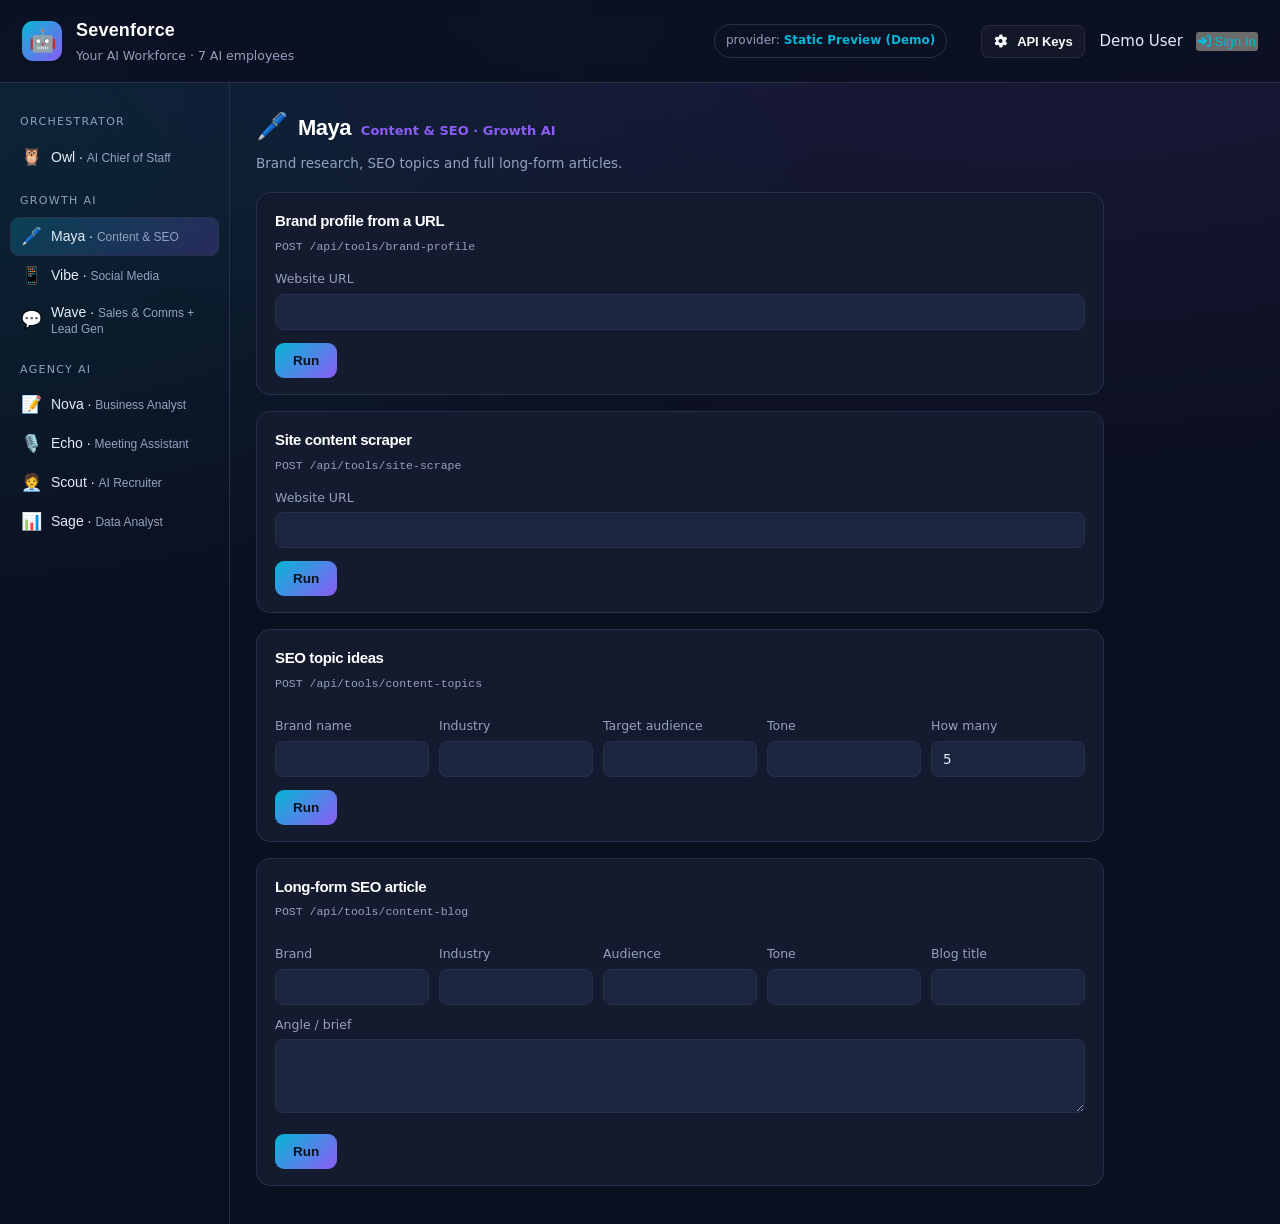
<file: backend/static/app.html>
<!doctype html>
<html lang="en">
<head>
<meta charset="utf-8">
<meta name="viewport" content="width=device-width, initial-scale=1">
<script>
  if (!localStorage.getItem('sevenforce_token')) {
    localStorage.setItem('sevenforce_token', 'demo_token');
    localStorage.setItem('sevenforce_offline_mode', '1');
    localStorage.setItem('sevenforce_offline_username', 'Demo User');
  }
</script>
<title>Sevenforce — AI Workforce Dashboard</title>
<link rel="stylesheet" href="https://cdnjs.cloudflare.com/ajax/libs/font-awesome/6.5.0/css/all.min.css">
<link rel="stylesheet" href="style.css?v=1.0.3">
<style>
  :root{--cy:#06b6d4;--vi:#8b5cf6;--bg:#0b1020;--panel:#141b2e;--panel2:#1b2540;--line:#26304d;--tx:#e5ecf7;--mut:#93a1bf;}
  *{box-sizing:border-box}
  body{margin:0;font-family:'Segoe UI',system-ui,-apple-system,sans-serif;background:
    radial-gradient(1200px 600px at 80% -10%,rgba(139,92,246,.15),transparent),
    radial-gradient(1000px 500px at -10% 10%,rgba(6,182,212,.13),transparent),var(--bg);color:var(--tx);min-height:100vh}
  a{color:var(--cy);text-decoration:none}
  header{display:flex;align-items:center;gap:14px;padding:16px 22px;border-bottom:1px solid var(--line);
    position:sticky;top:0;background:rgba(11,16,32,.85);backdrop-filter:blur(8px);z-index:5}
  .logo{width:40px;height:40px;border-radius:11px;background:linear-gradient(135deg,var(--cy),var(--vi));
    display:grid;place-items:center;font-size:22px}
  header h1{font-size:18px;margin:0;font-weight:800;letter-spacing:.2px}
  header .sub{color:var(--mut);font-size:12.5px}
  .prov{margin-left:auto;font-size:12px;color:var(--mut);border:1px solid var(--line);padding:6px 11px;border-radius:20px}
  .prov b{color:var(--cy)}
  .wrap{display:flex;gap:0;min-height:calc(100vh - 73px)}
  nav{width:230px;border-right:1px solid var(--line);padding:14px 10px;flex-shrink:0}
  nav .grp{font-size:11px;text-transform:uppercase;letter-spacing:.12em;color:var(--mut);margin:16px 10px 6px}
  nav button{display:flex;gap:9px;align-items:center;width:100%;text-align:left;background:none;border:0;color:var(--tx);
    padding:9px 11px;border-radius:9px;cursor:pointer;font-size:14px;transition:.15s}
  nav button:hover{background:var(--panel)}
  nav button.on{background:linear-gradient(135deg,rgba(6,182,212,.22),rgba(139,92,246,.22));box-shadow:inset 0 0 0 1px var(--line)}
  nav .em{font-size:17px}
  main{flex:1;padding:22px 26px;max-width:900px}
  .ahead{display:flex;align-items:baseline;gap:10px;margin-bottom:4px}
  .ahead h2{margin:0;font-size:22px}
  .ahead .role{color:var(--vi);font-weight:700;font-size:13px}
  .adesc{color:var(--mut);margin:0 0 18px;font-size:13.5px}
  .card{background:var(--panel);border:1px solid var(--line);border-radius:14px;padding:16px 18px;margin-bottom:16px}
  .card h3{margin:0 0 4px;font-size:15px}
  .card .ep{color:var(--mut);font-size:11.5px;font-family:ui-monospace,Consolas,monospace;margin-bottom:12px}
  label{display:block;font-size:12.5px;color:var(--mut);margin:10px 0 4px}
  input,textarea,select{width:100%;background:var(--panel2);border:1px solid var(--line);border-radius:8px;
    color:var(--tx);padding:9px 11px;font-size:13.5px;font-family:inherit}
  textarea{min-height:74px;resize:vertical}
  .row{display:flex;gap:10px;flex-wrap:wrap}
  .row>div{flex:1;min-width:130px}
  button.run{margin-top:13px;background:linear-gradient(135deg,var(--cy),var(--vi));color:#06121f;border:0;
    padding:10px 18px;border-radius:9px;font-weight:800;cursor:pointer;font-size:13.5px}
  button.run:disabled{opacity:.55;cursor:wait}
  .out{margin-top:13px;border-top:1px dashed var(--line);padding-top:12px;display:none}
  .out.show{display:block}
  .out pre{background:#0a1122;border:1px solid var(--line);border-radius:8px;padding:12px;overflow:auto;
    font-size:12px;max-height:420px;white-space:pre-wrap;word-break:break-word}
  .pill{display:inline-block;background:var(--panel2);border:1px solid var(--line);border-radius:20px;
    padding:3px 10px;font-size:11.5px;margin:3px 4px 0 0}
  .kv{font-size:13px;line-height:1.7}
  .kv b{color:var(--cy)}
  table{border-collapse:collapse;width:100%;font-size:12.5px;margin-top:6px}
  th,td{border:1px solid var(--line);padding:6px 9px;text-align:left}
  th{background:var(--panel2)}
  .err{color:#fca5a5}
  .score{font-size:34px;font-weight:800;background:linear-gradient(135deg,var(--cy),var(--vi));
    -webkit-background-clip:text;background-clip:text;color:transparent}
  .note{color:var(--mut);font-size:12px;margin-top:8px}
  @media(max-width:760px){.wrap{flex-direction:column}nav{width:auto;display:flex;flex-wrap:wrap;border-right:0;border-bottom:1px solid var(--line)}nav .grp{width:100%}}
</style>
</head>
<body>
<header>
  <div class="logo">🤖</div>
  <div><h1>Sevenforce</h1><div class="sub">Your AI Workforce · 7 AI employees</div></div>
  <div class="prov" id="prov">provider: <b>...</b></div>
  
  <!-- Settings & Profile Controls -->
  <button class="btn btn-ghost" id="settings-btn" title="Configure API Keys" onclick="openSettingsModal()" style="margin-left: 20px; font-size: 13px; padding: 8px 12px">
    <i class="fas fa-cog"></i> API Keys
  </button>
  
  <div class="user-profile-badge" id="user-profile">
    <span class="user-name" id="user-display-name">Loading...</span>
    <button class="btn-logout" id="auth-action-btn" onclick="handleAuthAction()" style="margin-left: 8px;">
      <i class="fas fa-sign-in-alt"></i> Sign In
    </button>
  </div>
</header>
<div class="wrap">
  <nav id="nav"></nav>
  <main id="main"></main>
</div>
<script>
const AGENTS = [
  {id:"owl", suite:"Orchestrator", em:"🦉", name:"Owl", role:"AI Chief of Staff",
   desc:"Describe any task in plain English — Owl (a LangGraph multi-agent graph) routes it to the right AI employee, runs it, and reports back.", tools:[
    {t:"Ask Owl to do anything", ep:"/api/agent/run", f:[{k:"message",l:"What do you need done? e.g. 'write 3 LinkedIn captions for our new AI CRM' or 'score this lead: CTO at a fintech'",type:"textarea"}]},
  ]},
  {id:"maya", suite:"Growth AI", em:"🖊️", name:"Maya", role:"Content & SEO",
   desc:"Brand research, SEO topics and full long-form articles.", tools:[
    {t:"Brand profile from a URL", ep:"/api/tools/brand-profile", f:[{k:"url",l:"Website URL"}]},
    {t:"Site content scraper", ep:"/api/tools/site-scrape", f:[{k:"url",l:"Website URL"}]},
    {t:"SEO topic ideas", ep:"/api/tools/content-topics", f:[{k:"name",l:"Brand name"},{k:"industry"},{k:"audience",l:"Target audience"},{k:"tone"},{k:"n",l:"How many",type:"number",def:5}]},
    {t:"Long-form SEO article", ep:"/api/tools/content-blog", f:[{k:"name",l:"Brand"},{k:"industry"},{k:"audience"},{k:"tone"},{k:"title",l:"Blog title"},{k:"angle",l:"Angle / brief",type:"textarea"}]},
  ]},
  {id:"vibe", suite:"Growth AI", em:"📱", name:"Vibe", role:"Social Media",
   desc:"Platform-perfect captions for every channel.", tools:[
    {t:"Social captions", ep:"/api/tools/social-captions", f:[{k:"topic",l:"Post topic / product",type:"textarea"},{k:"brand"},{k:"platforms",l:"Platforms (comma sep)",type:"csv",def:"instagram, linkedin, x"}]},
  ]},
  {id:"wave", suite:"Growth AI", em:"💬", name:"Wave", role:"Sales & Comms + Lead Gen",
   desc:"WhatsApp, email campaigns, and the full lead-gen suite.", tools:[
    {t:"Ideal Customer Profile (ICP)", ep:"/api/tools/icp", f:[{k:"product",l:"Your product",type:"textarea"},{k:"market",l:"Target market"}]},
    {t:"Lead scoring & qualification", ep:"/api/tools/lead-score", f:[{k:"lead",l:"Lead details (name/company/role/notes)",type:"textarea"},{k:"offer",l:"Your offer"}]},
    {t:"Cold outreach sequence", ep:"/api/tools/outreach-sequence", f:[{k:"persona",l:"Target persona",type:"textarea"},{k:"offer"},{k:"channel",type:"select",opts:["email","linkedin","whatsapp"]},{k:"steps",type:"number",def:3}]},
    {t:"Validate an email list", ep:"/api/tools/validate-emails", f:[{k:"emails",l:"Emails (one per line)",type:"lines"}]},
    {t:"WhatsApp message", ep:"/api/notify/whatsapp", f:[{k:"to",l:"Phone (with country code)"},{k:"body",l:"Message",type:"textarea"}]},
    {t:"Bulk email campaign", ep:"/api/campaigns/send", f:[{k:"subject"},{k:"body",l:"HTML/text body — use {name}",type:"textarea"},{k:"recipients",l:"Recipients (one per line: email,Name)",type:"recipients"}]},
  ]},
  {id:"nova", suite:"Agency AI", em:"📝", name:"Nova", role:"Business Analyst",
   desc:"Discovery questions, full BRD/PRD docs (Word), test cases.", tools:[
    {t:"Discovery questions", ep:"/api/tools/doc-questions", f:[{k:"doc_type",type:"select",opts:["BRD","SRS","FRS","PRD","CHARTER","BUSINESS_PLAN","SOW"]},{k:"requirements",l:"Project brief",type:"textarea"}]},
    {t:"Generate document (Markdown)", ep:"/api/tools/doc-generate", f:[{k:"doc_type",type:"select",opts:["BRD","SRS","FRS","PRD","CHARTER","BUSINESS_PLAN","SOW"]},{k:"project_name"},{k:"requirements",l:"Project brief",type:"textarea"},{k:"extra",l:"Extra context",type:"textarea"}]},
    {t:"Download document as Word (.docx)", ep:"/api/download/docx", download:true, f:[{k:"doc_type"},{k:"project_name"},{k:"markdown",l:"Markdown content",type:"textarea"}]},
    {t:"Test cases + acceptance criteria", ep:"/api/tools/test-cases", f:[{k:"feature",l:"Feature to test",type:"textarea"},{k:"context"}]},
    {t:"Analyse Figma design (UI, stories, QA)", ep:"/api/tools/figma-analyze", f:[{k:"url",l:"Figma Design URL"},{k:"token",l:"Figma Access Token (optional)"},{k:"gemini_key",l:"Gemini API Key (optional)"}]},
  ]},
  {id:"echo", suite:"Agency AI", em:"🎙️", name:"Echo", role:"Meeting Assistant",
   desc:"Turns a transcript into summary, decisions and action items.", tools:[
    {t:"Summarise a transcript", ep:"/api/tools/summarize-transcript", f:[{k:"transcript",l:"Paste transcript",type:"textarea"},{k:"context"}]},
  ]},
  {id:"scout", suite:"Agency AI", em:"🧑‍💼", name:"Scout", role:"AI Recruiter",
   desc:"Question generation, 7-dimension scoring, resume analysis.", tools:[
    {t:"Generate interview questions", ep:"/api/tools/interview-generate", f:[{k:"role"},{k:"level",type:"select",opts:["junior","mid","senior","lead"]},{k:"n",type:"number",def:10},{k:"jd",l:"Job description",type:"textarea"},{k:"resume",l:"Resume (optional)",type:"textarea"}]},
    {t:"Evaluate interview answers", ep:"/api/tools/interview-evaluate", f:[{k:"role"},{k:"level",type:"select",opts:["junior","mid","senior","lead"]},{k:"jd",l:"Job description",type:"textarea"},{k:"transcript",l:"Candidate answers / transcript",type:"textarea"}]},
    {t:"Analyse a resume vs JD", ep:"/api/tools/resume-analyze", f:[{k:"resume",l:"Resume text",type:"textarea"},{k:"jd",l:"Job description (optional)",type:"textarea"}]},
  ]},
  {id:"sage", suite:"Agency AI", em:"📊", name:"Sage", role:"Data Analyst",
   desc:"Ask questions about your data in plain English (safe NL→SQL).", tools:[
    {t:"Ask your data", ep:"/api/tools/ask-data", f:[{k:"question",l:"e.g. how many users signed up this week?",type:"textarea"}]},
  ]},
];

const $=(s,r=document)=>r.querySelector(s);
let current="maya";

function buildNav(){
  const nav=$("#nav"); let html=""; let suite="";
  for(const a of AGENTS){
    if(a.suite!==suite){suite=a.suite; html+=`<div class="grp">${suite}</div>`;}
    html+=`<button data-id="${a.id}" class="${a.id===current?'on':''}"><span class="em">${a.em}</span><span>${a.name} · <span style="color:var(--mut);font-size:12px">${a.role}</span></span></button>`;
  }
  nav.innerHTML=html;
  nav.querySelectorAll("button").forEach(b=>b.onclick=()=>{current=b.dataset.id;buildNav();renderAgent();});
}

function field(f){
  const id=`fld_${f.k}`;
  const lab=`<label for="${id}">${f.l||f.k[0].toUpperCase()+f.k.slice(1).replace(/_/g,' ')}</label>`;
  if(f.type==="textarea"||f.type==="lines"||f.type==="recipients") return lab+`<textarea id="${id}" data-k="${f.k}" data-t="${f.type}"></textarea>`;
  if(f.type==="select"){const o=(f.opts||[]).map(x=>`<option>${x}</option>`).join("");return lab+`<select id="${id}" data-k="${f.k}">${o}</select>`;}
  if(f.type==="number") return lab+`<input id="${id}" data-k="${f.k}" data-t="number" type="number" value="${f.def??''}">`;
  return lab+`<input id="${id}" data-k="${f.k}" data-t="${f.type||'text'}" value="${f.def??''}">`;
}

function renderAgent(){
  const a=AGENTS.find(x=>x.id===current);
  let html=`<div class="ahead"><span style="font-size:26px">${a.em}</span><h2>${a.name}</h2><span class="role">${a.role} · ${a.suite}</span></div><p class="adesc">${a.desc}</p>`;
  a.tools.forEach((tool,i)=>{
    const fields=tool.f.map(field).join("");
    const grouped = tool.f.length>2 ? `<div class="row">${tool.f.filter(f=>f.type!=='textarea'&&f.type!=='lines'&&f.type!=='recipients').map(f=>`<div>${field(f)}</div>`).join("")}</div>`+tool.f.filter(f=>f.type==='textarea'||f.type==='lines'||f.type==='recipients').map(field).join("") : fields;
    html+=`<div class="card" data-tool="${a.id}_${i}"><h3>${tool.t}</h3><div class="ep">POST ${tool.ep}</div>${grouped}
      <button class="run">Run</button><div class="out"><div class="body"></div></div></div>`;
  });
  $("#main").innerHTML=html;
  $("#main").querySelectorAll(".card").forEach((card,i)=>{
    card.querySelector(".run").onclick=()=>runTool(a.tools[i],card);
  });
}

function collect(card){
  const body={};
  card.querySelectorAll("[data-k]").forEach(el=>{
    const k=el.dataset.k, t=el.dataset.t, v=el.value.trim();
    if(t==="number"){ if(v!=="") body[k]=parseFloat(v); }
    else if(t==="csv"){ body[k]=v?v.split(",").map(x=>x.trim()).filter(Boolean):[]; }
    else if(t==="lines"){ body[k]=v?v.split(/\n+/).map(x=>x.trim()).filter(Boolean):[]; }
    else if(t==="recipients"){ body[k]=v?v.split(/\n+/).map(x=>{const p=x.split(",");return{email:(p[0]||"").trim(),name:(p[1]||"").trim()};}).filter(r=>r.email):[]; }
    else if(v!=="") body[k]=v;
  });
  return body;
}

async function runTool(tool,card){
  const btn=card.querySelector(".run"), out=card.querySelector(".out"), bodyEl=card.querySelector(".body");
  const payload=collect(card);
  
  // Demo User Gate
  const token = localStorage.getItem("sevenforce_token");
  if (token === "demo_token") {
    openAuthModal("login");
    alert("To run this tool, please sign in first!");
    return;
  }
  
  // API Key Gate
  const hasKey = localStorage.getItem("user_groq_key") || 
                  localStorage.getItem("user_gemini_key") || 
                  localStorage.getItem("user_openai_key") || 
                  localStorage.getItem("user_serpapi_key") || 
                  localStorage.getItem("user_huggingface_key") || 
                  localStorage.getItem("user_mistral_key");
  if (!hasKey) {
    openSettingsModal();
    alert("Please add your API Key in Settings to run this tool!");
    return;
  }

  btn.disabled=true; btn.textContent="Running..."; out.classList.add("show"); bodyEl.innerHTML=`<span class="note">Calling ${tool.ep} ...</span>`;
  
  const isOffline = localStorage.getItem("sevenforce_offline_mode") === "1";
  if (isOffline) {
    // Simulate network latency
    await new Promise(r => setTimeout(r, 800));
    let data;
    switch (tool.ep) {
      case "/api/agent/run":
        data = { reply: "🦉 **Owl AI Chief of Staff**:\n\nProcessed social media pipeline, qualified 14 outbound sales leads, and structured the construction project brief for Breakdown Factor.\n\n*Running in Static Preview Mode (Mock response)*", agent: "Owl", tool: "Workflow Orchestrator", engine: "Groq LLaMA 3.3" };
        break;
      case "/api/tools/brand-profile":
        data = { brand: payload.url || "Sevenseed Brand", industry: "SaaS & AI Venture Studio", audience: "B2B Tech Startups", tone: "Professional, Bold, Futuristic" };
        break;
      case "/api/tools/site-scrape":
        data = { html: "Mocked scraped site text body content showing premium SEO analysis tags.", meta_description: "Static preview scraper output" };
        break;
      case "/api/tools/content-topics":
        data = { topics: [
          { title: "Building in Public: The AI Studio Advantage", description: "How sharing reusable LangGraph agents cuts development times by 70%." },
          { title: "Beyond Chatbots: Multi-Agent Systems in 2026", description: "Why autonomous workflows are replacing single-prompt interfaces for enterprises." },
          { title: "Vector Search Moats", description: "Why your proprietary domain knowledge is the ultimate moat in LLM RAG applications." }
        ]};
        break;
      case "/api/tools/content-blog":
        data = { markdown: `# Building in Public: The AI Studio Advantage\n\nIn the era of commoditized AI models, speed is the ultimate metric. When every venture can tap into a shared, production-grade vector RAG and LangGraph orchestration backbone, the standard 6-month product cycle shrinks to a 2-week MVP sprint...\n\n*Generated in Static Preview Mode.*` };
        break;
      case "/api/tools/social-captions":
        data = { captions: {
          x: "💼 Meet your first digital workforce team that never sleeps. Sevenforce spins up content, sales, recruiting, and dev agents on a single unified platform. 🤖 #GenerativeAI #FutureOfWork",
          linkedin: "We are thrilled to launch Sevenforce today! 🚀\n\nOur platform gives businesses access to a team of specialized AI employees for SEO, social media, lead scoring, document extraction, and database analysis. All running on our shared LangGraph multi-agent stack. 🤖\n\nTry it now for free at kunalpatell.github.io/sevenseed/ 🌐",
          instagram: "Stop adding headcount. Start scaling throughput. 🤖\nSevenforce AI employees run your socials, lead gen, QA testing, and databases 24/7. Link in bio! 📲"
        }};
        break;
      case "/api/tools/icp":
        data = { markdown: `## Ideal Customer Profile (ICP) for ${payload.product || "this product"}\n\n- **Target Company Size**: 10 - 150 employees (MSMEs, Startup Agencies)\n- **Primary Personas**: Operations Managers, Head of Marketing, Sales Directors\n- **Core Pain Points**: Operations bandwidth bottlenecks, high agency retainers, slow hiring pipelines\n- **Suggested Value Proposition**: Hire 7 specialized AI employees for the cost of a single software license.` };
        break;
      case "/api/tools/lead-score":
        data = { score: 88, tier: "A-Tier hot lead", next_action: "Send calendar scheduling link for a 15-min discovery call", suggested_channel: "Email" };
        break;
      case "/api/tools/outreach-sequence":
        data = { sequence: [
          { step: 1, wait_days: 0, subject: `Boost productivity at ${payload.persona || "your firm"}`, message: "Hi,\n\nSaw you're scaling operations. We built a digital team of AI employees that run socials, lead scoring, and BRD docs 24/7. Thought it could free up operations bandwidth for your team...\n\nBest,\nSevenforce AI" },
          { step: 2, wait_days: 3, subject: "Quick follow up", message: "Hi,\n\nJust wanted to see if you had 5 mins to look over our sample AI Business Analyst output? Let me know if you want a custom preview...\n\nBest,\nSevenforce AI" }
        ]};
        break;
      case "/api/tools/validate-emails":
        data = { total: (payload.emails || []).length || 2, results: [
          { email: (payload.emails && payload.emails[0]) || "test@domain.com", valid: true, deliverable: true, score: 95 },
          { email: (payload.emails && payload.emails[1]) || "fake@nonexistent.org", valid: false, deliverable: false, score: 0 }
        ]};
        break;
      case "/api/notify/whatsapp":
        data = { sent: true, preview: `Sent message template to ${payload.to || "+91..."}: "${payload.body || "Hello"}"` };
        break;
      case "/api/campaigns/send":
        data = { sent: true, counts: { valid: (payload.recipients || []).length || 5, sent: (payload.recipients || []).length || 5 } };
        break;
      case "/api/tools/doc-questions":
        data = { questions_ : [
          "1. What are the primary user personas and their access privileges?",
          "2. What are the key success metrics (KPIs) and data compliance rules?",
          "3. Are there third-party API dependencies or specific payment gateways required?"
        ]};
        if (!data.questions) data.questions = data.questions_.map(q => ({question: q, type: "Core Requirements", difficulty: "High"}));
        break;
      case "/api/tools/doc-generate":
        data = { markdown: `# ${payload.doc_type || "BRD"} - ${payload.project_name || "Sevenseed Project"}\n\n## 1. Executive Summary\nImplementing ${payload.project_name || "project"} leveraging the Sevenforce AI Workforce stack to automate workflow processes.\n\n## 2. Core Requirements & Flows\n- **User Intake**: Gated signup with session caching.\n- **Agent Routing**: Owl routes input to Maya/Nova agents.\n- **Data Layer**: SQLite transaction logging.\n\n*Generated in Static Preview Mode.*` };
        break;
      case "/api/download/docx":
        data = { markdown: payload.markdown || "Mock document content for docx export." };
        break;
      case "/api/tools/test-cases":
        data = { overall_score: 92, overall_recommendation: "Approved for deployment staging", scores: { "Syntax & Lints": 98, "Boundary Coverage": 90, "Security & Injection": 88 }, strengths: ["Complete validation of email structures", "Secure storage of session token"], areas_for_improvement: ["Implement rate-limit handling for API endpoints"] };
        break;
      case "/api/tools/figma-analyze":
        data = { overall_score: 95, overall_recommendation: "Passes visual theme audit", scores: { "Contrast Ratio": 92, "Layout Grid Alignment": 98, "Font Scale Hierarchy": 95 }, strengths: ["Gorgeous dark theme implementation", "Perfect flex container nesting"], areas_for_improvement: ["Reduce transition blur-in delays to 600ms for responsiveness"] };
        break;
      case "/api/tools/summarize-transcript":
        data = { summary: "The team aligned on the Sevenseed pages deployment. Kunal verified that routing issues are resolved.", key_points: ["Sevenforce UI redesigned completely.", "Auth gate and Settings modal are operational."], decisions: ["Point sub-venture Sevenseed links to repository root index.html."], action_items: [{ task: "Deploy updated sync routine to production branch", owner: "Kunal", due: "Immediate" }] };
        break;
      case "/api/tools/ask-data":
        data = { summary: "Loaded 2,008 company listings and 1,837 HR contacts in Gujarat.", sql: "SELECT COUNT(*) FROM companies", rows: [{ "total_companies": 2008, "total_contacts": 1837 }] };
        break;
      default:
        data = { reply: "Tool executed successfully (Static Preview Mode)." };
    }
    
    if (tool.download) {
      // Mock download file
      const blob = new Blob([data.markdown || ""], { type: "application/vnd.openxmlformats-officedocument.wordprocessingml.document" });
      const url = URL.createObjectURL(blob);
      const fn = (payload.project_name || "document") + "_" + (payload.doc_type || "doc") + ".docx";
      bodyEl.innerHTML = `<a class="run" style="display:inline-block;text-decoration:none" href="${url}" download="${fn.replace(/[^A-Za-z0-9_.]/g, '_')}">⬇ Download ${fn} (Preview Mock)</a>`;
    } else {
      bodyEl.innerHTML = render(data);
    }
    btn.disabled = false;
    btn.textContent = "Run";
    return;
  }

  // Construct headers
  const headers = { "Content-Type": "application/json" };
  if (token) headers["Authorization"] = `Bearer ${token}`;
  
  const groq = localStorage.getItem("user_groq_key");
  if (groq) headers["X-Groq-API-Key"] = groq;
  const gemini = localStorage.getItem("user_gemini_key");
  if (gemini) headers["X-Gemini-API-Key"] = gemini;
  const openai = localStorage.getItem("user_openai_key");
  if (openai) headers["X-OpenAI-API-Key"] = openai;
  const serpapi = localStorage.getItem("user_serpapi_key");
  if (serpapi) headers["X-SerpAPI-Key"] = serpapi;
  const huggingface = localStorage.getItem("user_huggingface_key");
  if (huggingface) headers["X-HuggingFace-API-Key"] = huggingface;
  const mistral = localStorage.getItem("user_mistral_key");
  if (mistral) headers["X-Mistral-API-Key"] = mistral;

  try{
    const res=await fetch(tool.ep,{method:"POST",headers,body:JSON.stringify(payload)});
    if(tool.download){
      if(!res.ok){throw new Error("HTTP "+res.status);}
      const blob=await res.blob();
      const url=URL.createObjectURL(blob);
      const fn=(payload.project_name||"document")+"_"+(payload.doc_type||"doc")+".docx";
      bodyEl.innerHTML=`<a class="run" style="display:inline-block;text-decoration:none" href="${url}" download="${fn.replace(/[^A-Za-z0-9_.]/g,'_')}">⬇ Download ${fn}</a>`;
    }else{
      const data=await res.json();
      bodyEl.innerHTML=render(data);
    }
  }catch(e){ bodyEl.innerHTML=`<div class="err">Error: ${e.message}. Is the backend running?</div>`; }
  btn.disabled=false; btn.textContent="Run";
}

function esc(s){return String(s).replace(/[&<>]/g,c=>({'&':'&amp;','<':'&lt;','>':'&gt;'}[c]));}

function render(d){
  if(d==null) return "<pre>(no response)</pre>";
  if(d.error) return `<div class="err">${esc(d.error)}</div>`+(d.attempted_sql?`<pre>${esc(d.attempted_sql)}</pre>`:"");
  let h="";
  // owl orchestrator
  if(d.reply&&d.agent){ let o=`<div class="kv"><b>🦉 Owl → ${esc(d.agent)}</b> <span class="pill">${esc(d.tool||'')}</span> <span class="pill">${esc(d.engine||'')} engine</span></div><div class="kv" style="margin:6px 0 10px;font-size:14px">${esc(d.reply)}</div>`; if(d.result) o+=render(d.result); return o; }
  // captions
  if(d.captions&&typeof d.captions==="object"){ for(const[k,v]of Object.entries(d.captions)) h+=`<div class="kv"><b>${esc(k)}</b></div><pre>${esc(v)}</pre>`; return h; }
  // interview questions
  if(Array.isArray(d.questions)){ d.questions.forEach((q,i)=>{h+=`<div class="kv"><b>Q${i+1}</b> <span class="pill">${esc(q.type||'')}</span> <span class="pill">${esc(q.difficulty||'')}</span><br>${esc(q.question||'')}${q.tip?`<br><span class="note">💡 ${esc(q.tip)}</span>`:''}</div>`;}); return h; }
  // interview eval / resume analyze with scores
  if(d.scores){ h+=`<div class="score">${d.overall_score??'-'}<span style="font-size:16px;color:var(--mut)">/100</span></div>`;
    h+=Object.entries(d.scores).map(([k,v])=>`<span class="pill">${esc(k)}: <b style="color:var(--cy)">${esc(v)}</b></span>`).join("");
    if(d.overall_recommendation)h+=`<div class="kv" style="margin-top:8px"><b>Verdict:</b> ${esc(d.overall_recommendation)}</div>`;
    if(d.strengths)h+=`<div class="kv"><b>Strengths:</b> ${d.strengths.map(esc).join("; ")}</div>`;
    if(d.areas_for_improvement)h+=`<div class="kv"><b>Improve:</b> ${d.areas_for_improvement.map(esc).join("; ")}</div>`;
    return h; }
  if(d.jd_match){ h+=`<div class="kv"><b>Seniority:</b> ${esc(d.seniority_level||'')} · <b>Exp:</b> ${esc(d.experience_years||'')}</div>`;
    if(d.skills)h+=`<div>${(d.skills||[]).slice(0,20).map(s=>`<span class="pill">${esc(s)}</span>`).join("")}</div>`;
    if(d.jd_match)h+=`<div class="kv" style="margin-top:8px"><b>JD match:</b> ${esc(d.jd_match.score)}/100 · <b>Missing:</b> ${(d.jd_match.missing_skills||[]).map(esc).join(", ")||'—'}</div>`;
    return h; }
  // ask-data rows
  if(Array.isArray(d.rows)){ if(d.summary)h+=`<div class="kv"><b>Answer:</b> ${esc(d.summary)}</div>`;
    if(d.sql)h+=`<div class="note">SQL: ${esc(d.sql)}</div>`;
    if(d.rows.length){const cols=Object.keys(d.rows[0]);h+=`<table><tr>${cols.map(c=>`<th>${esc(c)}</th>`).join("")}</tr>`+d.rows.slice(0,25).map(r=>`<tr>${cols.map(c=>`<td>${esc(r[c])}</td>`).join("")}</tr>`).join("")+`</table>`;}
    return h||"<pre>"+esc(JSON.stringify(d,null,2))+"</pre>"; }
  // topics
  if(Array.isArray(d.topics)){ d.topics.forEach(t=>h+=`<div class="kv"><b>${esc(t.title||'')}</b><br><span class="note">${esc(t.description||'')}</span></div>`); return h; }
  // outreach sequence
  if(Array.isArray(d.sequence)){ d.sequence.forEach(s=>h+=`<div class="kv"><b>Step ${esc(s.step)}</b> (wait ${esc(s.wait_days??0)}d)${s.subject?` · <i>${esc(s.subject)}</i>`:''}<br>${esc(s.message||'')}</div>`); return h; }
  // lead score
  if(d.tier){ h+=`<div class="score">${d.score??'-'}</div><span class="pill">${esc(d.tier)}</span>`;
    if(d.next_action)h+=`<div class="kv" style="margin-top:6px"><b>Next:</b> ${esc(d.next_action)} <span class="pill">${esc(d.suggested_channel||'')}</span></div>`; return h; }
  // markdown / article / summary
  if(d.markdown) return `<pre>${esc(d.markdown)}</pre>`;
  if(d.html) return `<pre>${esc(d.html)}</pre>`+(d.meta_description?`<div class="note">meta: ${esc(d.meta_description)}</div>`:"");
  if(d.summary){ h+=`<div class="kv">${esc(d.summary)}</div>`;
    ["key_points","decisions","risks"].forEach(k=>{if(d[k]&&d[k].length)h+=`<div class="kv"><b>${k.replace('_',' ')}:</b><ul>${d[k].map(x=>`<li>${esc(typeof x==='object'?JSON.stringify(x):x)}</li>`).join("")}</ul></div>`;});
    if(d.action_items&&d.action_items.length)h+=`<div class="kv"><b>Action items:</b><ul>${d.action_items.map(a=>`<li>${esc(a.task||a)} ${a.owner?`— ${esc(a.owner)}`:''} ${a.due?`(${esc(a.due)})`:''}</li>`).join("")}</ul></div>`;
    return h; }
  // whatsapp / campaign
  if("sent" in d){ return `<div class="kv"><b>${d.sent?'✅ Sent':'⚠️ Not sent'}</b> ${d.error?esc(d.error):''}</div>`+(d.preview?`<pre>${esc(d.preview)}</pre>`:""); }
  if("total" in d && d.results){ h+=`<div class="kv"><b>${d.sent??d.counts?.valid??0}</b> ok / <b>${d.total}</b> total</div>`;
    h+=`<pre>${esc(JSON.stringify(d.results.slice(0,20),null,1))}</pre>`; return h; }
  if(Array.isArray(d.questions_)) {}
  return `<pre>${esc(JSON.stringify(d,null,2))}</pre>`;
}

async function health(){
  if (localStorage.getItem("sevenforce_offline_mode") === "1") {
    $("#prov").innerHTML = `provider: <b>Static Preview (Demo)</b>`;
    return;
  }
  try{const r=await fetch("/api/health");const d=await r.json();$("#prov").innerHTML=`provider: <b>${esc(d.provider||'?')}</b>`;}
  catch(e){$("#prov").innerHTML=`<span class="err">backend offline</span>`;}
}
</script>
<!-- ── Auth Modal Popup ── -->
<div id="auth-modal" class="modal-overlay" style="display: none;">
  <div class="modal-card">
    <button class="modal-close" onclick="closeAuthModal()"><i class="fas fa-times"></i></button>
    
    <div class="auth-tabs">
      <button id="tab-login" class="auth-tab active" onclick="switchAuthTab('login')">Log In</button>
      <button id="tab-signup" class="auth-tab" onclick="switchAuthTab('signup')">Register</button>
    </div>
    
    <!-- Login Panel -->
    <div id="panel-login">
      <h3>Access AI Workforce</h3>
      <p class="subtitle">Log in to manage your AI employees, SEO tools, and analytics dashboards.</p>
      
      <div id="login-alert" class="alert-box error" style="display: none;"></div>
      
      <form id="form-login" onsubmit="submitLogin(event)">
        <div class="fg-group">
          <label for="login-email">Email Address</label>
          <input type="email" id="login-email" required placeholder="name@company.com">
        </div>
        <div class="fg-group">
          <label for="login-password">Password</label>
          <input type="password" id="login-password" required placeholder="••••••••">
        </div>
        <button type="submit" class="btn btn-primary" style="width: 100%; justify-content: center; margin-top: 10px;">
          <i class="fas fa-sign-in-alt"></i> Sign In to Dashboard
        </button>
      </form>
    </div>
    
    <!-- Signup Panel -->
    <div id="panel-signup" style="display: none;">
      <h3>Create Workspace Account</h3>
      <p class="subtitle">Join Sevenforce to spin up brand, recruitment, and document agents.</p>
      
      <div id="signup-alert" class="alert-box error" style="display: none;"></div>
      
      <form id="form-signup" onsubmit="submitSignup(event)">
        <div class="fg-group">
          <label for="signup-name">Full Name</label>
          <input type="text" id="signup-name" required placeholder="E.g., Kunal Patel">
        </div>
        <div class="fg-group">
          <label for="signup-email">Email Address</label>
          <input type="email" id="signup-email" required placeholder="name@company.com">
        </div>
        <div class="fg-group">
          <label for="signup-password">Password (6+ characters)</label>
          <input type="password" id="signup-password" required placeholder="••••••••">
        </div>
        <button type="submit" class="btn btn-primary" style="width: 100%; justify-content: center; margin-top: 10px;">
          <i class="fas fa-user-plus"></i> Create Free Account
        </button>
      </form>
    </div>
  </div>
</div>

<!-- ── BYOK Settings Modal ── -->
<div id="settings-modal" class="modal-overlay" style="display: none;">
  <div class="modal-card" style="max-width: 520px;">
    <button class="modal-close" onclick="closeSettingsModal()"><i class="fas fa-times"></i></button>
    
    <h3>API Key Settings</h3>
    <p class="subtitle">Enter your own custom API keys to run agent model invocations directly on your account. Leaving a key empty falls back to the default server keys.</p>
    
    <div class="settings-grid">
      <div class="fg-group">
        <label for="byok-groq">Groq API Key</label>
        <input type="password" id="byok-groq" placeholder="gsk_...">
      </div>
      <div class="fg-group">
        <label for="byok-gemini">Gemini API Key</label>
        <input type="password" id="byok-gemini" placeholder="AIzaSy...">
      </div>
      <div class="fg-group">
        <label for="byok-openai">OpenAI API Key</label>
        <input type="password" id="byok-openai" placeholder="sk-proj-...">
      </div>
      <div class="fg-group">
        <label for="byok-serpapi">SerpAPI Key</label>
        <input type="password" id="byok-serpapi" placeholder="serp_...">
      </div>
      <div class="fg-group">
        <label for="byok-huggingface">HuggingFace Token</label>
        <input type="password" id="byok-huggingface" placeholder="hf_...">
      </div>
      <div class="fg-group">
        <label for="byok-mistral">Mistral API Key</label>
        <input type="password" id="byok-mistral" placeholder="mistral_...">
      </div>
    </div>
    
    <div style="display: flex; gap: 12px; justify-content: flex-end; margin-top: 10px;">
      <button class="btn btn-ghost" onclick="closeSettingsModal()" style="padding: 9px 18px">Cancel</button>
      <button class="btn btn-primary" onclick="saveSettingsKeys()" style="padding: 9px 18px">Save & Apply</button>
    </div>
  </div>
</div>

<script>
  // Add direct profile loader on page load
  (async function() {
    const token = localStorage.getItem('sevenforce_token');
    const isOffline = localStorage.getItem('sevenforce_offline_mode') === '1';
    const isDemo = token === 'demo_token';
    
    if (token) {
      if (isDemo) {
        document.getElementById('user-display-name').textContent = 'Demo User';
        const actionBtn = document.getElementById('auth-action-btn');
        actionBtn.innerHTML = '<i class="fas fa-sign-in-alt"></i> Sign In';
        actionBtn.style.color = 'var(--cy)';
        buildNav();
        renderAgent();
        health();
        return;
      }
      if (isOffline) {
        const mockName = localStorage.getItem('sevenforce_offline_username') || 'Preview User';
        document.getElementById('user-display-name').textContent = mockName + ' (Preview)';
        const actionBtn = document.getElementById('auth-action-btn');
        actionBtn.innerHTML = '<i class="fas fa-sign-out-alt"></i> Logout';
        actionBtn.style.color = '#fca5a5';
        buildNav();
        renderAgent();
        health();
        return;
      }
      try {
        const res = await fetch('/api/auth/me', {
          headers: { 'Authorization': `Bearer ${token}` }
        });
        if (res.ok) {
          const data = await res.json();
          if (data && data.user) {
            document.getElementById('user-display-name').textContent = data.user.name;
            const actionBtn = document.getElementById('auth-action-btn');
            actionBtn.innerHTML = '<i class="fas fa-sign-out-alt"></i> Logout';
            actionBtn.style.color = '#fca5a5';
            buildNav();
            renderAgent();
            health();
            return;
          }
        }
      } catch (e) {}
    }
    // Fallback if token check failed
    localStorage.setItem('sevenforce_token', 'demo_token');
    localStorage.setItem('sevenforce_offline_mode', '1');
    localStorage.setItem('sevenforce_offline_username', 'Demo User');
    window.location.reload();
  })();

  // Auth Action Trigger (Login / Logout)
  function handleAuthAction() {
    const token = localStorage.getItem('sevenforce_token');
    if (token === 'demo_token') {
      openAuthModal('login');
    } else {
      logoutUser();
    }
  }

  // Auth Modal Controls
  function openAuthModal(tab = 'login') {
    document.getElementById('auth-modal').style.display = 'flex';
    switchAuthTab(tab);
  }
  
  function closeAuthModal() {
    document.getElementById('auth-modal').style.display = 'none';
    document.getElementById('login-alert').style.display = 'none';
    document.getElementById('signup-alert').style.display = 'none';
  }
  
  function switchAuthTab(tab) {
    const isLogin = tab === 'login';
    document.getElementById('tab-login').classList.toggle('active', isLogin);
    document.getElementById('tab-signup').classList.toggle('active', !isLogin);
    document.getElementById('panel-login').style.display = isLogin ? 'block' : 'none';
    document.getElementById('panel-signup').style.display = isLogin ? 'none' : 'block';
  }

  // Modal Control Functions
  function openSettingsModal() {
    document.getElementById('byok-groq').value = localStorage.getItem('user_groq_key') || '';
    document.getElementById('byok-gemini').value = localStorage.getItem('user_gemini_key') || '';
    document.getElementById('byok-openai').value = localStorage.getItem('user_openai_key') || '';
    document.getElementById('byok-serpapi').value = localStorage.getItem('user_serpapi_key') || '';
    document.getElementById('byok-huggingface').value = localStorage.getItem('user_huggingface_key') || '';
    document.getElementById('byok-mistral').value = localStorage.getItem('user_mistral_key') || '';
    
    document.getElementById('settings-modal').style.display = 'flex';
  }

  function closeSettingsModal() {
    document.getElementById('settings-modal').style.display = 'none';
  }

  function saveSettingsKeys() {
    const keys = {
      'user_groq_key': document.getElementById('byok-groq').value.trim(),
      'user_gemini_key': document.getElementById('byok-gemini').value.trim(),
      'user_openai_key': document.getElementById('byok-openai').value.trim(),
      'user_serpapi_key': document.getElementById('byok-serpapi').value.trim(),
      'user_huggingface_key': document.getElementById('byok-huggingface').value.trim(),
      'user_mistral_key': document.getElementById('byok-mistral').value.trim()
    };

    for (const [key, val] of Object.entries(keys)) {
      if (val) {
        localStorage.setItem(key, val);
      } else {
        localStorage.removeItem(key);
      }
    }

    closeSettingsModal();
    alert('API key settings saved! Reloading to apply.');
    window.location.reload();
  }

  function logoutUser() {
    localStorage.removeItem('sevenforce_token');
    localStorage.removeItem('sevenforce_offline_mode');
    localStorage.removeItem('sevenforce_offline_username');
    window.location.reload();
  }
</script>

<script src="app.js?v=1.0.3"></script>
</body>
</html>
</file>
<file: backend/static/style.css>
/* ==========================================================================
   Sevenseed AI Venture Ecosystem — Premium Modern Design System
   Brand: Seven force
   ========================================================================== */

:root {
  --primary: #06b6d4;
  --primary-l: #38bdf8;
  --secondary: #8b5cf6;
  --secondary-l: #a78bfa;
  --primary-rgb: 6,182,212;
  --secondary-rgb: 139,92,246;
  
  --bg-0: #040509;
  --bg-1: #090c14;
  --bg-2: #0f1523;
  --bg-3: #182035;
  
  --text: #f8fafc;
  --text-2: #94a3b8;
  --text-3: #64748b;
  
  --border: rgba(255, 255, 255, 0.08);
  --border-hi: rgba(var(--primary-rgb), 0.45);
  --border-glow: rgba(var(--secondary-rgb), 0.35);
  
  --radius-sm: 8px;
  --radius: 16px;
  --radius-lg: 24px;
  --radius-pill: 9999px;
  
  --shadow: 0 10px 30px -10px rgba(0, 0, 0, 0.5), 0 0 20px -5px rgba(var(--primary-rgb), 0.15);
  --shadow-lg: 0 20px 50px -15px rgba(0, 0, 0, 0.7), 0 0 40px -5px rgba(var(--primary-rgb), 0.3);
  
  --font-main: 'Plus Jakarta Sans', system-ui, -apple-system, sans-serif;
  --font-heading: 'Outfit', 'Plus Jakarta Sans', sans-serif;
  --font-mono: 'JetBrains Mono', monospace;
  
  --maxw: 1240px;
  --nav-h: 74px;
  --t: 0.28s cubic-bezier(0.16, 1, 0.3, 1);
}

*, *::before, *::after {
  box-sizing: border-box;
  margin: 0;
  padding: 0;
}

html {
  scroll-behavior: smooth;
  scroll-padding-top: calc(var(--nav-h) + 20px);
  color-scheme: dark;
}

body {
  background-color: var(--bg-0);
  color: var(--text);
  font-family: var(--font-main);
  font-size: 15px;
  line-height: 1.65;
  overflow-x: hidden;
  -webkit-font-smoothing: antialiased;
}

/* Presets & SVG Gauge Styling */
.sb-presets-bar {
  display: flex;
  align-items: center;
  gap: 8px;
  margin-bottom: 14px;
  flex-wrap: wrap;
}

.sb-presets-label {
  font-size: 11.5px;
  font-weight: 700;
  color: var(--text-3);
  text-transform: uppercase;
  letter-spacing: 0.05em;
}

.sb-presets-chips {
  display: flex;
  flex-wrap: wrap;
  gap: 6px;
}

.preset-chip {
  background: var(--bg-2);
  border: 1px solid var(--border);
  color: var(--text-2);
  font-size: 11.5px;
  font-weight: 700;
  padding: 4px 10px;
  border-radius: var(--radius-pill);
  cursor: pointer;
  transition: all var(--t);
}

.preset-chip:hover {
  background: rgba(var(--primary-rgb), 0.2);
  border-color: var(--primary-l);
  color: #fff;
  transform: translateY(-1px);
}

.radial-score-box {
  display: flex;
  align-items: center;
  gap: 16px;
  background: rgba(0, 0, 0, 0.35);
  border: 1px solid var(--border);
  border-radius: var(--radius-sm);
  padding: 14px 18px;
  margin-bottom: 14px;
}

.radial-gauge-svg {
  width: 64px;
  height: 64px;
  transform: rotate(-90deg);
}

.radial-gauge-bg {
  fill: none;
  stroke: rgba(255, 255, 255, 0.1);
  stroke-width: 6;
}

.radial-gauge-fill {
  fill: none;
  stroke: var(--primary-l);
  stroke-width: 6;
  stroke-linecap: round;
  transition: stroke-dashoffset 1s ease-out;
}

/* Background grain & ambient glow */
.grain-overlay {
  position: fixed;
  inset: 0;
  background-image: radial-gradient(rgba(255, 255, 255, 0.04) 1px, transparent 1px);
  background-size: 32px 32px;
  pointer-events: none;
  z-index: 1;
}

.scroll-progress-bar {
  position: fixed;
  top: 0;
  left: 0;
  height: 3px;
  width: 0%;
  background: linear-gradient(90deg, var(--primary), var(--secondary));
  z-index: 1000;
  box-shadow: 0 0 12px var(--primary);
  transition: width 0.1s linear;
}

.cursor-glow {
  position: fixed;
  width: 320px;
  height: 320px;
  border-radius: 50%;
  background: radial-gradient(circle, rgba(var(--primary-rgb), 0.08), transparent 70%);
  pointer-events: none;
  transform: translate(-50%, -50%);
  z-index: 2;
  transition: opacity 0.3s ease;
}

/* Typography & Headings */
h1, h2, h3, h4 {
  font-family: var(--font-heading);
  color: #fff;
  font-weight: 800;
  letter-spacing: -0.025em;
}

a {
  color: inherit;
  text-decoration: none;
}

ul {
  list-style: none;
}

.grad {
  background: linear-gradient(135deg, #ffffff 0%, var(--primary-l) 50%, var(--secondary-l) 100%);
  -webkit-background-clip: text;
  background-clip: text;
  -webkit-text-fill-color: transparent;
}

/* Buttons */
.btn {
  display: inline-flex;
  align-items: center;
  justify-content: center;
  gap: 10px;
  padding: 11px 22px;
  border-radius: var(--radius-sm);
  font-size: 14px;
  font-weight: 600;
  letter-spacing: -0.01em;
  transition: all var(--t);
  cursor: pointer;
  border: 1px solid transparent;
  white-space: nowrap;
}

.btn.sm {
  padding: 7px 14px;
  font-size: 12.5px;
}

.btn.lg {
  padding: 14px 28px;
  font-size: 15px;
  border-radius: var(--radius);
}

.btn-primary {
  background: linear-gradient(135deg, var(--primary), var(--secondary));
  color: #ffffff;
  box-shadow: 0 6px 24px -4px rgba(var(--primary-rgb), 0.45);
}

.btn-primary:hover {
  transform: translateY(-2px);
  box-shadow: 0 10px 32px -4px rgba(var(--primary-rgb), 0.65);
}

.btn-ghost {
  background: rgba(255, 255, 255, 0.04);
  color: var(--text);
  border-color: var(--border);
  backdrop-filter: blur(8px);
}

.btn-ghost:hover {
  background: rgba(255, 255, 255, 0.08);
  border-color: var(--border-hi);
  transform: translateY(-2px);
}

.btn-byok {
  background: rgba(245, 158, 11, 0.12);
  color: #fef08a;
  border: 1px solid rgba(245, 158, 11, 0.35);
  font-size: 13px;
  font-weight: 700;
  padding: 8px 16px;
  border-radius: var(--radius-pill);
  cursor: pointer;
  transition: all var(--t);
  display: inline-flex;
  align-items: center;
  gap: 8px;
}

.btn-byok:hover {
  background: rgba(245, 158, 11, 0.25);
  border-color: #f59e0b;
  transform: translateY(-1px);
}

.btn-byok.active-keys {
  background: rgba(34, 197, 94, 0.15);
  border-color: rgba(34, 197, 94, 0.4);
  color: #86efac;
}

.w-full {
  width: 100%;
}

/* Universal BYOK Modal */
.byok-modal-overlay {
  position: fixed;
  inset: 0;
  background: rgba(0, 0, 0, 0.75);
  backdrop-filter: blur(12px);
  z-index: 10000;
  display: flex;
  align-items: center;
  justify-content: center;
  padding: 20px;
  opacity: 0;
  pointer-events: none;
  transition: opacity 0.25s ease;
}

.byok-modal-overlay.show {
  opacity: 1;
  pointer-events: auto;
}

.byok-modal-card {
  background: #090d18;
  border: 1px solid var(--border-hi);
  border-radius: var(--radius-lg);
  width: 100%;
  max-width: 520px;
  overflow: hidden;
  box-shadow: 0 25px 60px -15px rgba(0, 0, 0, 0.8), 0 0 40px rgba(var(--primary-rgb), 0.25);
}

.byok-modal-header {
  display: flex;
  align-items: center;
  justify-content: space-between;
  padding: 20px 24px;
  background: var(--bg-2);
  border-bottom: 1px solid var(--border);
}

.byok-header-left {
  display: flex;
  align-items: center;
  gap: 14px;
}

.byok-key-icon {
  font-size: 22px;
  color: #f59e0b;
}

.byok-modal-header h3 {
  font-size: 17px;
  font-weight: 800;
}

.byok-modal-header p {
  font-size: 12px;
  color: var(--text-2);
}

.byok-modal-close {
  background: transparent;
  border: none;
  color: var(--text-2);
  font-size: 18px;
  cursor: pointer;
  padding: 4px;
}

.byok-modal-close:hover {
  color: #fff;
}

.byok-modal-body {
  padding: 24px;
  display: flex;
  flex-direction: column;
  gap: 16px;
}

.byok-field {
  display: flex;
  flex-direction: column;
  gap: 6px;
}

.byok-field label {
  font-size: 13px;
  font-weight: 700;
  color: var(--text);
  display: flex;
  align-items: center;
  justify-content: space-between;
}

.badge-free {
  font-size: 10.5px;
  background: rgba(34, 197, 94, 0.15);
  color: #86efac;
  border: 1px solid rgba(34, 197, 94, 0.3);
  padding: 2px 8px;
  border-radius: 99px;
  font-family: var(--font-mono);
}

.byok-field input {
  background: var(--bg-2);
  border: 1px solid var(--border);
  border-radius: var(--radius-sm);
  padding: 10px 14px;
  color: #fff;
  font-family: var(--font-mono);
  font-size: 13px;
  transition: all var(--t);
}

.byok-field input:focus {
  outline: none;
  border-color: var(--primary-l);
  box-shadow: 0 0 0 3px rgba(var(--primary-rgb), 0.2);
}

.byok-field small {
  font-size: 11.5px;
  color: var(--text-3);
}

.byok-field small a {
  color: var(--primary-l);
  text-decoration: underline;
}

.byok-modal-footer {
  display: flex;
  align-items: center;
  justify-content: space-between;
  padding: 16px 24px;
  background: var(--bg-2);
  border-top: 1px solid var(--border);
}

/* Navigation */
.nav {
  position: fixed;
  top: 0;
  left: 0;
  right: 0;
  height: var(--nav-h);
  z-index: 100;
  display: flex;
  align-items: center;
  justify-content: space-between;
  padding: 0 clamp(20px, 4vw, 48px);
  background: rgba(4, 5, 9, 0.7);
  backdrop-filter: blur(20px);
  border-bottom: 1px solid var(--border);
  transition: all var(--t);
}

.nav.scrolled {
  background: rgba(4, 5, 9, 0.92);
  border-bottom-color: rgba(var(--primary-rgb), 0.25);
  box-shadow: 0 10px 30px rgba(0, 0, 0, 0.6);
}

.logo {
  display: flex;
  align-items: center;
  gap: 12px;
  font-size: 19px;
  font-weight: 900;
  font-family: var(--font-heading);
}

.logo-icon {
  width: 40px;
  height: 40px;
  border-radius: 12px;
  display: grid;
  place-items: center;
  color: #fff;
  font-size: 18px;
  background: linear-gradient(135deg, var(--primary), var(--secondary));
  box-shadow: 0 4px 18px rgba(var(--primary-rgb), 0.4);
}

.logo-accent {
  color: var(--primary-l);
}

.nav-links {
  display: flex;
  gap: 6px;
}

.nav-links a {
  padding: 8px 14px;
  border-radius: var(--radius-sm);
  color: var(--text-2);
  font-size: 14px;
  font-weight: 500;
  transition: all var(--t);
}

.nav-links a:hover {
  color: #ffffff;
  background: rgba(255, 255, 255, 0.06);
}

.nav-right {
  display: flex;
  align-items: center;
  gap: 12px;
}

.hamburger {
  display: none;
  width: 42px;
  height: 42px;
  border-radius: 10px;
  background: var(--bg-2);
  border: 1px solid var(--border);
  color: var(--text);
  font-size: 18px;
  cursor: pointer;
}

/* Hero */
.hero {
  position: relative;
  min-height: 100vh;
  display: flex;
  align-items: center;
  justify-content: center;
  text-align: center;
  padding: calc(var(--nav-h) + 64px) 20px 80px;
  overflow: hidden;
}

.hero-glow-mesh {
  position: absolute;
  inset: 0;
  background:
    radial-gradient(55% 50% at 50% 0%, rgba(var(--primary-rgb), 0.32), transparent 70%),
    radial-gradient(40% 40% at 85% 35%, rgba(var(--secondary-rgb), 0.22), transparent 70%),
    radial-gradient(40% 40% at 15% 45%, rgba(var(--primary-rgb), 0.18), transparent 70%);
  pointer-events: none;
  z-index: 0;
}

.hero-orb {
  position: absolute;
  border-radius: 50%;
  filter: blur(80px);
  pointer-events: none;
  opacity: 0.5;
  animation: orbFloat 18s ease-in-out infinite alternate;
}

.orb-1 {
  width: 380px;
  height: 380px;
  background: var(--primary);
  top: 15%;
  left: 10%;
}

.orb-2 {
  width: 420px;
  height: 420px;
  background: var(--secondary);
  top: 30%;
  right: 8%;
  animation-delay: -9s;
}

@keyframes orbFloat {
  0% { transform: translate(0, 0) scale(1); }
  100% { transform: translate(60px, 40px) scale(1.15); }
}

#particlesCanvas {
  position: absolute;
  inset: 0;
  width: 100%;
  height: 100%;
  z-index: 0;
  pointer-events: none;
}

.hero-content {
  position: relative;
  z-index: 1;
  max-width: 960px;
  width: 100%;
}

.hero-pill {
  display: inline-flex;
  align-items: center;
  gap: 9px;
  padding: 7px 18px;
  border-radius: var(--radius-pill);
  font-size: 13px;
  font-weight: 600;
  color: var(--primary-l);
  background: rgba(var(--primary-rgb), 0.12);
  border: 1px solid rgba(var(--primary-rgb), 0.35);
  margin-bottom: 26px;
  backdrop-filter: blur(10px);
}

.hero-title {
  font-size: clamp(38px, 6.4vw, 72px);
  font-weight: 900;
  line-height: 1.06;
  letter-spacing: -0.035em;
  margin-bottom: 24px;
}

.hero-sub {
  font-size: clamp(16px, 2.2vw, 20px);
  color: var(--text-2);
  max-width: 720px;
  margin: 0 auto 36px;
  line-height: 1.7;
}

.hero-actions {
  display: flex;
  gap: 16px;
  justify-content: center;
  flex-wrap: wrap;
  margin-bottom: 50px;
}

.stats-row {
  display: flex;
  align-items: center;
  justify-content: center;
  flex-wrap: wrap;
  background: rgba(15, 21, 35, 0.75);
  border: 1px solid var(--border);
  border-radius: var(--radius);
  backdrop-filter: blur(16px);
  width: fit-content;
  max-width: 100%;
  margin: 0 auto 40px;
  overflow: hidden;
  box-shadow: var(--shadow);
}

.hs {
  padding: 18px 32px;
  text-align: center;
  min-width: 130px;
}

.hs-num {
  font-size: 32px;
  font-weight: 800;
  font-family: var(--font-heading);
  letter-spacing: -0.02em;
  background: linear-gradient(135deg, #ffffff, var(--primary-l));
  -webkit-background-clip: text;
  background-clip: text;
  -webkit-text-fill-color: transparent;
}

.hs-lbl {
  font-size: 12px;
  color: var(--text-2);
  margin-top: 4px;
  text-transform: uppercase;
  letter-spacing: 0.05em;
  font-weight: 600;
}

.hs-sep {
  width: 1px;
  align-self: stretch;
  background: var(--border);
}

.hero-marquee {
  max-width: 820px;
  margin: 0 auto;
  -webkit-mask-image: linear-gradient(90deg, transparent, #000 15%, #000 85%, transparent);
  mask-image: linear-gradient(90deg, transparent, #000 15%, #000 85%, transparent);
  overflow: hidden;
}

.marquee-track {
  display: flex;
  gap: 16px;
  width: max-content;
  animation: marquee 30s linear infinite;
}

.marquee-track span {
  color: var(--text-3);
  font-size: 13.5px;
  font-weight: 600;
  white-space: nowrap;
  display: inline-flex;
  align-items: center;
  gap: 14px;
}

.marquee-track span::before {
  content: '✦';
  color: var(--primary-l);
  font-size: 10px;
}

@keyframes marquee {
  to { transform: translateX(-50%); }
}

/* AI Stack Strip */
.ai-strip {
  max-width: var(--maxw);
  margin: 0 auto;
  padding: 28px clamp(20px, 4vw, 44px);
  display: flex;
  align-items: center;
  justify-content: center;
  gap: 20px 30px;
  flex-wrap: wrap;
  border-bottom: 1px solid var(--border);
}

.ai-strip-label {
  font-size: 13px;
  font-weight: 700;
  letter-spacing: 0.02em;
  color: var(--text-2);
  display: inline-flex;
  align-items: center;
  gap: 9px;
}

.ai-strip-label i {
  color: var(--primary-l);
}

.ai-chips {
  display: flex;
  flex-wrap: wrap;
  gap: 10px;
  justify-content: center;
}

.ai-chip {
  display: inline-flex;
  align-items: center;
  gap: 8px;
  font-family: var(--font-mono);
  font-size: 12px;
  font-weight: 600;
  color: var(--text);
  background: var(--bg-2);
  border: 1px solid var(--border);
  padding: 7px 14px;
  border-radius: var(--radius-pill);
}

.ai-chip i {
  color: var(--primary-l);
  font-size: 11px;
}

/* Sintra-Style AI Employees Roster (Sevenforce) */
.workers-roster-sec {
  background: linear-gradient(180deg, rgba(var(--primary-rgb), 0.05), transparent);
}

.workers-grid {
  display: grid;
  grid-template-columns: repeat(auto-fill, minmax(320px, 1fr));
  gap: 22px;
}

.worker-card {
  background: linear-gradient(165deg, var(--bg-2), var(--bg-1));
  border: 1px solid var(--border);
  border-radius: var(--radius);
  padding: 24px;
  display: flex;
  flex-direction: column;
  gap: 14px;
  transition: all var(--t);
}

.worker-card:hover {
  border-color: var(--worker-color);
  transform: translateY(-4px);
  box-shadow: 0 12px 30px -8px rgba(0, 0, 0, 0.6);
}

.worker-header {
  display: flex;
  align-items: center;
  gap: 14px;
}

.worker-avatar {
  width: 48px;
  height: 48px;
  border-radius: 14px;
  display: grid;
  place-items: center;
  font-size: 20px;
  border: 1px solid transparent;
  flex-shrink: 0;
}

.worker-header h4 {
  font-size: 18px;
  font-weight: 800;
}

.worker-role {
  font-size: 12px;
  color: var(--text-2);
  display: block;
}

.worker-status-dot {
  margin-left: auto;
  width: 10px;
  height: 10px;
  border-radius: 50%;
  background: #22c55e;
  box-shadow: 0 0 10px #22c55e;
}

.worker-desc {
  font-size: 13.5px;
  color: var(--text-2);
  line-height: 1.6;
  flex-grow: 1;
}

.worker-footer {
  display: flex;
  align-items: center;
  justify-content: space-between;
  padding-top: 12px;
  border-top: 1px solid var(--border);
}

.worker-suite {
  font-size: 11.5px;
  font-family: var(--font-mono);
  color: var(--text-3);
}

/* Sections */
.section {
  max-width: var(--maxw);
  margin: 0 auto;
  padding: clamp(70px, 9vw, 115px) clamp(20px, 4vw, 44px);
}

.eyebrow {
  font-size: 12px;
  font-weight: 800;
  letter-spacing: 0.15em;
  color: var(--primary-l);
  text-transform: uppercase;
  margin-bottom: 14px;
  display: inline-flex;
  align-items: center;
  gap: 8px;
}

.eyebrow.center {
  display: flex;
  justify-content: center;
}

.sec-title {
  font-size: clamp(28px, 4.4vw, 46px);
  font-weight: 800;
  letter-spacing: -0.025em;
  text-align: center;
  margin-bottom: 56px;
  line-height: 1.16;
}

.sec-title.left {
  text-align: left;
  margin-bottom: 24px;
}

/* About Grid */
.about-grid {
  display: grid;
  grid-template-columns: 1.15fr 0.85fr;
  gap: 48px;
  align-items: center;
}

.about-copy p {
  color: var(--text-2);
  margin-bottom: 18px;
  font-size: 16px;
  line-height: 1.8;
}

.about-card {
  background: linear-gradient(160deg, var(--bg-2), var(--bg-1));
  border: 1px solid var(--border);
  border-radius: var(--radius-lg);
  padding: 36px;
  box-shadow: var(--shadow);
}

.about-card-ic {
  width: 60px;
  height: 60px;
  border-radius: 16px;
  display: grid;
  place-items: center;
  font-size: 26px;
  color: #fff;
  background: linear-gradient(135deg, var(--primary), var(--secondary));
  box-shadow: 0 8px 24px rgba(var(--primary-rgb), 0.4);
  margin-bottom: 22px;
}

.about-card h3 {
  font-size: 21px;
  font-weight: 800;
  margin-bottom: 18px;
}

.hl-list li {
  display: flex;
  align-items: flex-start;
  gap: 12px;
  padding: 11px 0;
  color: var(--text-2);
  font-size: 14.5px;
  border-bottom: 1px solid var(--border);
}

.hl-list li:last-child {
  border-bottom: none;
}

.hl-list i {
  color: var(--primary-l);
  background: rgba(var(--primary-rgb), 0.15);
  width: 24px;
  height: 24px;
  border-radius: 8px;
  display: grid;
  place-items: center;
  font-size: 11px;
  flex-shrink: 0;
  margin-top: 2px;
}

/* Service Cards / Bento Grid */
.svc-grid {
  display: grid;
  grid-template-columns: repeat(auto-fill, minmax(320px, 1fr));
  gap: 22px;
}

.svc-card {
  background: linear-gradient(165deg, var(--bg-2), var(--bg-1));
  border: 1px solid var(--border);
  border-radius: var(--radius);
  padding: 30px;
  transition: all var(--t);
  display: flex;
  flex-direction: column;
}

.svc-card:hover {
  border-color: var(--border-hi);
  transform: translateY(-5px);
  box-shadow: var(--shadow-lg);
}

.svc-ic {
  width: 52px;
  height: 52px;
  border-radius: 14px;
  display: grid;
  place-items: center;
  font-size: 22px;
  color: var(--primary-l);
  background: rgba(var(--primary-rgb), 0.15);
  border: 1px solid rgba(var(--primary-rgb), 0.25);
  margin-bottom: 20px;
}

.svc-card h4 {
  font-size: 18px;
  font-weight: 800;
  margin-bottom: 10px;
}

.svc-card p {
  font-size: 14px;
  color: var(--text-2);
  line-height: 1.7;
  margin-bottom: 20px;
  flex-grow: 1;
}

.svc-tag {
  align-self: flex-start;
  display: inline-flex;
  align-items: center;
  gap: 7px;
  font-family: var(--font-mono);
  font-size: 11.5px;
  font-weight: 700;
  color: var(--primary-l);
  background: rgba(var(--primary-rgb), 0.12);
  border: 1px solid rgba(var(--primary-rgb), 0.28);
  padding: 5px 12px;
  border-radius: var(--radius-pill);
}

/* Ventures Section */
.ventures {
  background: linear-gradient(180deg, rgba(var(--primary-rgb), 0.06), transparent);
}

.vent-grid {
  display: grid;
  grid-template-columns: repeat(auto-fill, minmax(330px, 1fr));
  gap: 22px;
}

.vent-card {
  display: flex;
  flex-direction: column;
  background: linear-gradient(165deg, var(--bg-2), var(--bg-1));
  border: 1px solid var(--border);
  border-radius: var(--radius);
  padding: 28px;
  transition: all var(--t);
}

.vent-card:hover {
  transform: translateY(-5px);
  border-color: var(--border-hi);
  box-shadow: var(--shadow-lg);
}

.vent-top {
  display: flex;
  align-items: center;
  justify-content: space-between;
  margin-bottom: 18px;
}

.vent-ic {
  width: 52px;
  height: 52px;
  border-radius: 14px;
  display: grid;
  place-items: center;
  font-size: 22px;
  color: #fff;
  background: linear-gradient(135deg, var(--primary), var(--secondary));
  box-shadow: 0 8px 24px rgba(var(--primary-rgb), 0.35);
}

.vent-badge {
  display: inline-flex;
  align-items: center;
  gap: 6px;
  font-size: 11.5px;
  font-weight: 700;
  color: var(--secondary-l);
  background: rgba(var(--secondary-rgb), 0.12);
  border: 1px solid rgba(var(--secondary-rgb), 0.3);
  padding: 4px 11px;
  border-radius: var(--radius-pill);
}

.vent-card h4 {
  font-size: 19px;
  font-weight: 800;
  margin-bottom: 4px;
}

.vent-sector {
  font-size: 12px;
  font-weight: 700;
  color: var(--primary-l);
  text-transform: uppercase;
  letter-spacing: 0.05em;
  margin-bottom: 12px;
}

.vent-card p {
  font-size: 14px;
  color: var(--text-2);
  line-height: 1.65;
  margin-bottom: 20px;
  flex-grow: 1;
}

.vent-go {
  display: inline-flex;
  align-items: center;
  gap: 8px;
  font-size: 13.5px;
  font-weight: 700;
  color: #ffffff;
  transition: gap var(--t);
}

.vent-card:hover .vent-go {
  gap: 12px;
  color: var(--primary-l);
}

/* Interactive AI Sandbox Section */
.sandbox-sec {
  background: radial-gradient(circle at 50% 30%, rgba(var(--primary-rgb), 0.12), transparent 70%);
}

.sandbox-subtitle {
  max-width: 680px;
  margin: -36px auto 30px;
  color: var(--text-2);
  font-size: 16px;
}

.sandbox-tabs-bar {
  display: flex;
  align-items: center;
  justify-content: center;
  flex-wrap: wrap;
  gap: 10px;
  max-width: 980px;
  margin: 0 auto 30px;
}

.tab-tool-btn {
  background: var(--bg-2);
  border: 1px solid var(--border);
  color: var(--text-2);
  padding: 9px 18px;
  border-radius: var(--radius-pill);
  font-size: 13.5px;
  font-weight: 700;
  cursor: pointer;
  display: inline-flex;
  align-items: center;
  gap: 8px;
  transition: all var(--t);
}

.tab-tool-btn:hover {
  color: #fff;
  border-color: var(--primary-l);
  background: rgba(var(--primary-rgb), 0.15);
}

.tab-tool-btn.active {
  background: linear-gradient(135deg, var(--primary), var(--secondary));
  color: #fff;
  border-color: transparent;
  box-shadow: 0 4px 18px rgba(var(--primary-rgb), 0.4);
}

.sandbox-container {
  max-width: 1080px;
  margin: 0 auto;
}

.sandbox-card {
  background: var(--bg-1);
  border: 1px solid var(--border-hi);
  border-radius: var(--radius-lg);
  overflow: hidden;
  box-shadow: var(--shadow-lg);
}

.sandbox-header {
  display: flex;
  align-items: center;
  justify-content: space-between;
  padding: 16px 24px;
  background: var(--bg-2);
  border-bottom: 1px solid var(--border);
}

.sandbox-dots {
  display: flex;
  gap: 8px;
}

.dot {
  width: 12px;
  height: 12px;
  border-radius: 50%;
}

.dot-red { background: #ef4444; }
.dot-yellow { background: #eab308; }
.dot-green { background: #22c55e; }

.sandbox-title-badge {
  font-size: 13.5px;
  font-weight: 700;
  color: #fff;
  display: inline-flex;
  align-items: center;
  gap: 8px;
}

.sandbox-engine-pill {
  font-family: var(--font-mono);
  font-size: 11.5px;
  font-weight: 700;
  color: var(--primary-l);
  background: rgba(var(--primary-rgb), 0.14);
  border: 1px solid rgba(var(--primary-rgb), 0.3);
  padding: 4px 12px;
  border-radius: var(--radius-pill);
}

.sandbox-body {
  display: grid;
  grid-template-columns: 1fr 1.15fr;
  min-height: 440px;
}

@media (max-width: 860px) {
  .sandbox-body {
    grid-template-columns: 1fr;
  }
}

.sandbox-form-pane {
  padding: 28px;
  background: var(--bg-1);
  border-right: 1px solid var(--border);
}

.sb-form {
  display: flex;
  flex-direction: column;
  gap: 16px;
}

.sb-field {
  display: flex;
  flex-direction: column;
  gap: 6px;
}

.sb-field label {
  font-size: 12.5px;
  font-weight: 700;
  color: var(--text-2);
  text-transform: uppercase;
  letter-spacing: 0.03em;
}

.sb-field input, .sb-field select, .sb-field textarea {
  width: 100%;
  background: var(--bg-2);
  border: 1px solid var(--border);
  border-radius: var(--radius-sm);
  padding: 10px 14px;
  color: #ffffff;
  font-family: inherit;
  font-size: 13.5px;
  transition: all var(--t);
}

.sb-field input:focus, .sb-field select:focus, .sb-field textarea:focus {
  outline: none;
  border-color: var(--primary-l);
  box-shadow: 0 0 0 3px rgba(var(--primary-rgb), 0.2);
}

.sandbox-result-pane {
  display: flex;
  flex-direction: column;
  background: #020306;
}

.sandbox-result-bar {
  display: flex;
  align-items: center;
  justify-content: space-between;
  padding: 12px 20px;
  background: rgba(255, 255, 255, 0.02);
  border-bottom: 1px solid var(--border);
}

.res-title {
  font-size: 12.5px;
  font-weight: 700;
  color: var(--text-2);
  display: inline-flex;
  align-items: center;
  gap: 7px;
  font-family: var(--font-mono);
}

.res-actions {
  display: flex;
  align-items: center;
  gap: 8px;
}

.btn-res-toggle {
  background: transparent;
  border: 1px solid var(--border);
  color: var(--text-3);
  padding: 4px 10px;
  border-radius: 6px;
  font-size: 11.5px;
  font-weight: 600;
  cursor: pointer;
  transition: all var(--t);
}

.btn-res-toggle.active {
  background: rgba(var(--primary-rgb), 0.2);
  border-color: var(--primary-l);
  color: var(--primary-l);
}

.btn-copy-res {
  background: transparent;
  border: 1px solid var(--border);
  color: var(--text-2);
  width: 28px;
  height: 28px;
  border-radius: 6px;
  display: grid;
  place-items: center;
  cursor: pointer;
  transition: all var(--t);
}

.btn-copy-res:hover {
  color: #fff;
  border-color: var(--border-hi);
}

.sandbox-display-wrap {
  flex-grow: 1;
  padding: 24px;
  overflow-y: auto;
  max-height: 440px;
}

.sb-empty-state {
  height: 100%;
  display: flex;
  flex-direction: column;
  align-items: center;
  justify-content: center;
  text-align: center;
  color: var(--text-3);
  padding: 40px 20px;
}

.pulse-icon {
  font-size: 42px;
  color: var(--primary);
  margin-bottom: 16px;
  animation: iconPulse 2s ease-in-out infinite;
}

@keyframes iconPulse {
  0%, 100% { transform: scale(1); opacity: 0.6; }
  50% { transform: scale(1.15); opacity: 1; }
}

.sandbox-visual-view {
  display: flex;
  flex-direction: column;
  gap: 14px;
}

.res-card {
  background: var(--bg-2);
  border: 1px solid var(--border);
  border-radius: var(--radius-sm);
  padding: 16px;
}

.res-card-title {
  font-size: 12px;
  font-weight: 700;
  color: var(--primary-l);
  text-transform: uppercase;
  letter-spacing: 0.05em;
  margin-bottom: 8px;
}

.res-kpi-grid {
  display: grid;
  grid-template-columns: repeat(auto-fit, minmax(130px, 1fr));
  gap: 10px;
}

.res-kpi {
  background: rgba(0, 0, 0, 0.35);
  border: 1px solid var(--border);
  border-radius: 6px;
  padding: 10px;
  text-align: center;
}

.res-kpi-val {
  font-size: 18px;
  font-weight: 800;
  color: #fff;
  font-family: var(--font-heading);
}

.res-kpi-lbl {
  font-size: 10.5px;
  color: var(--text-2);
  text-transform: uppercase;
}

.sandbox-json-view {
  font-family: var(--font-mono);
  font-size: 12.5px;
  color: #38bdf8;
  line-height: 1.6;
  white-space: pre-wrap;
  word-break: break-word;
}

.hide {
  display: none !important;
}

/* Workflow / Process */
.proc-grid {
  display: grid;
  grid-template-columns: repeat(auto-fit, minmax(240px, 1fr));
  gap: 22px;
}

.proc-step {
  position: relative;
  background: linear-gradient(165deg, var(--bg-2), var(--bg-1));
  border: 1px solid var(--border);
  border-radius: var(--radius);
  padding: 32px 26px;
  transition: all var(--t);
}

.proc-step:hover {
  transform: translateY(-5px);
  border-color: var(--border-hi);
  box-shadow: var(--shadow-lg);
}

.proc-num {
  position: absolute;
  top: 20px;
  right: 22px;
  font-size: 38px;
  font-weight: 900;
  color: transparent;
  -webkit-text-stroke: 1.5px rgba(var(--primary-rgb), 0.35);
  font-family: var(--font-mono);
}

.proc-ic {
  width: 52px;
  height: 52px;
  border-radius: 14px;
  display: grid;
  place-items: center;
  font-size: 22px;
  color: #fff;
  background: linear-gradient(135deg, var(--primary), var(--secondary));
  box-shadow: 0 8px 22px rgba(var(--primary-rgb), 0.4);
  margin-bottom: 22px;
}

.proc-step h4 {
  font-size: 18px;
  font-weight: 800;
  margin-bottom: 8px;
}

.proc-step p {
  font-size: 14px;
  color: var(--text-2);
  line-height: 1.65;
}

/* Impact Numbers */
.impact {
  position: relative;
  padding: clamp(65px, 9vw, 100px) clamp(20px, 4vw, 44px);
  background: linear-gradient(180deg, transparent, rgba(var(--primary-rgb), 0.08), transparent);
}

.impact-inner {
  max-width: var(--maxw);
  margin: 0 auto;
}

.impact-grid {
  display: grid;
  grid-template-columns: repeat(auto-fit, minmax(240px, 1fr));
  gap: 22px;
}

.metric {
  text-align: center;
  background: linear-gradient(160deg, var(--bg-2), var(--bg-1));
  border: 1px solid var(--border);
  border-radius: var(--radius-lg);
  padding: 40px 24px;
  box-shadow: var(--shadow);
}

.metric-num {
  font-size: clamp(42px, 6.5vw, 64px);
  font-weight: 900;
  font-family: var(--font-heading);
  letter-spacing: -0.03em;
  line-height: 1;
  background: linear-gradient(135deg, #ffffff 0%, var(--primary-l) 100%);
  -webkit-background-clip: text;
  background-clip: text;
  -webkit-text-fill-color: transparent;
}

.metric-lbl {
  font-size: 17px;
  font-weight: 800;
  margin-top: 14px;
}

.metric-sub {
  font-size: 13.5px;
  color: var(--text-2);
  margin-top: 4px;
}

/* Testimonials */
.tgrid {
  display: grid;
  grid-template-columns: repeat(auto-fit, minmax(310px, 1fr));
  gap: 22px;
}

.tcard {
  background: linear-gradient(165deg, var(--bg-2), var(--bg-1));
  border: 1px solid var(--border);
  border-radius: var(--radius);
  padding: 32px;
  display: flex;
  flex-direction: column;
  gap: 18px;
  transition: all var(--t);
}

.tcard:hover {
  border-color: var(--border-hi);
  transform: translateY(-4px);
  box-shadow: var(--shadow-lg);
}

.tstars {
  color: #facc15;
  font-size: 13px;
  letter-spacing: 2px;
}

.tcard blockquote {
  font-size: 15.5px;
  line-height: 1.75;
  color: var(--text);
  font-style: italic;
}

.tcard figcaption {
  display: flex;
  align-items: center;
  gap: 14px;
  margin-top: auto;
}

.tavatar {
  width: 46px;
  height: 46px;
  border-radius: 50%;
  display: grid;
  place-items: center;
  font-weight: 800;
  font-size: 14px;
  color: #fff;
  background: linear-gradient(135deg, var(--primary), var(--secondary));
  flex-shrink: 0;
}

.tmeta strong {
  display: block;
  font-size: 14.5px;
  font-weight: 700;
}

.tmeta small {
  font-size: 13px;
  color: var(--text-2);
}

/* FAQ */
.faq-sec {
  max-width: 860px;
}

.faq-list {
  display: flex;
  flex-direction: column;
  gap: 14px;
}

.faq {
  background: var(--bg-2);
  border: 1px solid var(--border);
  border-radius: var(--radius);
  overflow: hidden;
  transition: all var(--t);
}

.faq[open] {
  border-color: var(--border-hi);
  box-shadow: var(--shadow);
}

.faq summary {
  list-style: none;
  cursor: pointer;
  padding: 22px 26px;
  font-size: 16px;
  font-weight: 700;
  display: flex;
  align-items: center;
  justify-content: space-between;
  gap: 18px;
}

.faq summary::-webkit-details-marker {
  display: none;
}

.faq summary i {
  color: var(--primary-l);
  font-size: 14px;
  transition: transform var(--t);
  flex-shrink: 0;
}

.faq[open] summary i {
  transform: rotate(180deg);
}

.faq-a {
  padding: 0 26px 22px;
  color: var(--text-2);
  font-size: 15px;
  line-height: 1.75;
}

/* CTA & Contact */
.cta {
  position: relative;
  padding: clamp(80px, 10vw, 120px) 20px;
  background: radial-gradient(circle at 50% 50%, rgba(var(--primary-rgb), 0.16), transparent 75%);
  text-align: center;
}

.cta-content {
  max-width: 760px;
  margin: 0 auto;
}

.cta-badge {
  display: inline-flex;
  align-items: center;
  gap: 8px;
  padding: 6px 16px;
  border-radius: var(--radius-pill);
  font-size: 12px;
  font-weight: 700;
  color: var(--primary-l);
  background: rgba(var(--primary-rgb), 0.12);
  border: 1px solid rgba(var(--primary-rgb), 0.3);
  margin-bottom: 20px;
}

.cta-content h2 {
  font-size: clamp(32px, 5.2vw, 54px);
  margin-bottom: 18px;
}

.cta-content p {
  font-size: 17px;
  color: var(--text-2);
  margin-bottom: 34px;
}

.cta-actions {
  display: flex;
  gap: 16px;
  justify-content: center;
  flex-wrap: wrap;
  margin-bottom: 44px;
}

.contact-form {
  background: var(--bg-1);
  border: 1px solid var(--border);
  border-radius: var(--radius-lg);
  padding: 32px;
  display: flex;
  flex-direction: column;
  gap: 16px;
  box-shadow: var(--shadow-lg);
  margin-bottom: 28px;
}

.cf-row {
  display: grid;
  grid-template-columns: 1fr 1fr;
  gap: 16px;
}

@media (max-width: 600px) {
  .cf-row {
    grid-template-columns: 1fr;
  }
}

.contact-form input, .contact-form textarea {
  width: 100%;
  background: var(--bg-2);
  border: 1px solid var(--border);
  border-radius: var(--radius-sm);
  padding: 12px 16px;
  color: #fff;
  font-family: inherit;
  font-size: 14px;
  transition: all var(--t);
}

.contact-form input:focus, .contact-form textarea:focus {
  outline: none;
  border-color: var(--primary-l);
  box-shadow: 0 0 0 3px rgba(var(--primary-rgb), 0.2);
}

.cf-note {
  font-size: 13.5px;
  font-weight: 600;
}

.cta-contact {
  display: flex;
  justify-content: center;
  gap: 32px;
  flex-wrap: wrap;
  color: var(--text-2);
  font-size: 14.5px;
}

.cta-contact span {
  display: inline-flex;
  align-items: center;
  gap: 8px;
}

/* Footer */
.foot {
  background: #020306;
  border-top: 1px solid var(--border);
  padding: 80px clamp(20px, 4vw, 48px) 32px;
}

.foot-grid {
  max-width: var(--maxw);
  margin: 0 auto 60px;
  display: grid;
  grid-template-columns: 1.4fr 1fr 1fr;
  gap: 48px;
}

@media (max-width: 860px) {
  .foot-grid {
    grid-template-columns: 1fr;
  }
}

.foot-brand p {
  color: var(--text-2);
  margin: 16px 0 24px;
  max-width: 380px;
  font-size: 14px;
}

.foot-social {
  display: flex;
  gap: 12px;
}

.foot-social a {
  width: 38px;
  height: 38px;
  border-radius: 10px;
  background: var(--bg-2);
  border: 1px solid var(--border);
  display: grid;
  place-items: center;
  color: var(--text-2);
  transition: all var(--t);
}

.foot-social a:hover {
  color: #fff;
  border-color: var(--primary-l);
  background: rgba(var(--primary-rgb), 0.2);
}

.foot-nav h4, .foot-legal h4 {
  font-size: 15px;
  font-weight: 800;
  text-transform: uppercase;
  letter-spacing: 0.05em;
  margin-bottom: 18px;
  color: #fff;
}

.foot-links, .foot-legal ul {
  display: flex;
  flex-direction: column;
  gap: 10px;
}

.foot-links a {
  color: var(--text-2);
  font-size: 14px;
  transition: color var(--t);
}

.foot-links a:hover {
  color: var(--primary-l);
}

.foot-current {
  color: var(--primary-l);
  font-weight: 700;
  font-size: 14px;
}

.foot-legal li {
  color: var(--text-2);
  font-size: 13.5px;
  display: flex;
  align-items: center;
  gap: 9px;
}

.foot-legal i {
  color: var(--primary-l);
  font-size: 12px;
}

.foot-bottom {
  max-width: var(--maxw);
  margin: 0 auto;
  padding-top: 30px;
  border-top: 1px solid var(--border);
  display: flex;
  justify-content: space-between;
  align-items: center;
  flex-wrap: wrap;
  gap: 14px;
  color: var(--text-3);
  font-size: 13px;
}

.foot-tagline {
  color: var(--primary-l);
  font-weight: 600;
}


/* ==========================================================================
   ULTRA-RESPONSIVE & MOBILE-FIRST DESIGN SYSTEM (Tailwind + GSAP Inspired)
   ========================================================================== */

/* Universal Overflow & Touch Protection */
html, body {
  max-width: 100vw;
  overflow-x: hidden;
  -webkit-tap-highlight-color: transparent;
}

/* Mobile-Friendly Hamburger Button */
.hamburger {
  display: none;
  background: transparent;
  border: 1px solid var(--border);
  border-radius: 8px;
  color: #fff;
  width: 40px;
  height: 40px;
  font-size: 18px;
  cursor: pointer;
  transition: all var(--t);
}

.hamburger:hover {
  background: rgba(255, 255, 255, 0.08);
  border-color: var(--border-hi);
}

/* Responsive Container Clamps */
.container {
  width: 100%;
  max-width: var(--maxw);
  margin: 0 auto;
  padding-left: clamp(14px, 4vw, 32px);
  padding-right: clamp(14px, 4vw, 32px);
}

/* Responsive Sandbox & Workstation Grid */
.sandbox-workspace {
  display: grid;
  grid-template-columns: minmax(300px, 380px) 1fr;
  gap: 24px;
}

/* Tablet Breakpoint (max-width: 1024px) */
@media (max-width: 1024px) {
  .sandbox-workspace {
    grid-template-columns: 1fr;
  }
  
  .hero-title {
    font-size: clamp(32px, 5vw, 56px);
  }
  
  .about-grid {
    grid-template-columns: 1fr;
    gap: 32px;
  }
  
  .foot-grid {
    grid-template-columns: 1fr 1fr;
    gap: 36px;
  }
}

/* Mobile Breakpoint (max-width: 768px) */
@media (max-width: 768px) {
  :root {
    --nav-h: 68px;
  }
  
  .hamburger {
    display: grid;
    place-items: center;
  }
  
  .nav-links {
    position: fixed;
    top: var(--nav-h);
    left: 0;
    right: 0;
    background: rgba(4, 5, 9, 0.98);
    backdrop-filter: blur(24px);
    -webkit-backdrop-filter: blur(24px);
    border-bottom: 1px solid var(--border);
    flex-direction: column;
    padding: 20px 16px;
    gap: 8px;
    max-height: calc(100vh - var(--nav-h));
    overflow-y: auto;
    transform: translateY(-130%);
    opacity: 0;
    pointer-events: none;
    transition: all 0.3s cubic-bezier(0.16, 1, 0.3, 1);
    box-shadow: 0 20px 40px rgba(0,0,0,0.8);
  }
  
  .nav-links.open {
    transform: translateY(0);
    opacity: 1;
    pointer-events: auto;
  }
  
  .nav-actions {
    margin-left: auto;
    display: flex;
    align-items: center;
    gap: 8px;
  }
  
  .btn-byok span {
    display: none;
  }
  
  .btn-byok {
    padding: 8px 12px;
  }
  
  /* Hero on Mobile */
  .hero {
    padding: calc(var(--nav-h) + 24px) 14px 50px;
    min-height: auto;
  }
  
  .hero-pill {
    font-size: 11.5px;
    padding: 5px 12px;
    margin-bottom: 16px;
  }
  
  .hero-title {
    font-size: clamp(26px, 7.5vw, 40px);
    line-height: 1.15;
    margin-bottom: 16px;
  }
  
  .hero-sub {
    font-size: 14.5px;
    line-height: 1.6;
    margin-bottom: 24px;
  }
  
  .hero-actions {
    flex-direction: column;
    width: 100%;
    gap: 12px;
    margin-bottom: 30px;
  }
  
  .hero-actions .btn {
    width: 100%;
    justify-content: center;
    padding: 13px 20px;
    font-size: 14.5px;
  }
  
  /* Stats Row on Mobile */
  .stats-row {
    display: grid;
    grid-template-columns: repeat(2, 1fr);
    width: 100%;
    border-radius: var(--radius-sm);
  }
  
  .stat-col {
    padding: 16px 12px;
    border-right: 1px solid var(--border);
    border-bottom: 1px solid var(--border);
  }
  
  .stat-col:nth-child(2n) {
    border-right: none;
  }
  
  .stat-col:nth-child(3), .stat-col:nth-child(4) {
    border-bottom: none;
  }
  
  .stat-num {
    font-size: 24px;
  }
  
  .stat-label {
    font-size: 11px;
  }
  
  /* Sections on Mobile */
  .section {
    padding: 50px 14px;
  }
  
  .sec-title {
    font-size: clamp(22px, 6vw, 32px);
    margin-bottom: 14px;
  }
  
  /* Bento & Service Grids */
  .svc-grid, .vent-grid, .workers-grid, .proc-grid, .tgrid {
    grid-template-columns: 1fr;
    gap: 16px;
  }
  
  .svc-card, .vent-card, .worker-card, .proc-card, .tcard {
    padding: 20px 16px;
  }
  
  /* Tool Tabs on Mobile */
  .tab-tool-row {
    flex-direction: column;
    align-items: stretch;
  }
  
  .tab-tool-btn {
    width: 100%;
    justify-content: flex-start;
    padding: 10px 14px;
  }
  
  .tab-tool-desc {
    padding: 12px 14px;
    font-size: 12.5px;
  }
  
  /* Interactive Widgets on Mobile */
  .interactive-widget-box {
    padding: 18px 14px;
  }
  
  .widget-slider-row {
    flex-direction: column;
    align-items: flex-start;
    gap: 4px;
  }
  
  .widget-slider {
    height: 10px;
  }
  
  /* Modals on Mobile */
  .byok-modal-card {
    width: calc(100% - 24px);
    max-height: 90vh;
    border-radius: var(--radius);
  }
  
  .byok-modal-header {
    padding: 14px 16px;
  }
  
  .byok-modal-body {
    padding: 16px;
    max-height: calc(90vh - 130px);
    overflow-y: auto;
  }
  
  .byok-modal-footer {
    padding: 12px 16px;
    flex-direction: column-reverse;
    gap: 8px;
  }
  
  .byok-modal-footer .btn {
    width: 100%;
    justify-content: center;
  }
  
  /* Command Palette on Mobile */
  .cmd-palette-box {
    width: calc(100% - 24px);
    max-height: 85vh;
  }
  
  /* Contact Form on Mobile */
  .contact-form {
    padding: 20px 16px;
  }
  
  .cf-row {
    grid-template-columns: 1fr;
  }
  
  /* Footer on Mobile */
  .foot {
    padding: 50px 14px 24px;
  }
  
  .foot-grid {
    grid-template-columns: 1fr;
    gap: 30px;
    margin-bottom: 36px;
  }
  
  .foot-bottom {
    flex-direction: column;
    text-align: center;
    gap: 10px;
  }
}

/* Extra Small Devices (max-width: 420px) */
@media (max-width: 420px) {
  .logo-text {
    font-size: 17px;
  }
  
  .logo-icon {
    width: 32px;
    height: 32px;
    font-size: 16px;
  }
  
  .hero-title {
    font-size: 24px;
  }
  
  .stats-row {
    grid-template-columns: 1fr;
  }
  
  .stat-col {
    border-right: none;
    border-bottom: 1px solid var(--border);
  }
  
  .stat-col:last-child {
    border-bottom: none;
  }
  
  .res-kpi-grid {
    grid-template-columns: 1fr;
  }
}

  
  .nav-links {
    position: fixed;
    top: var(--nav-h);
    left: 0;
    right: 0;
    background: rgba(4, 5, 9, 0.98);
    backdrop-filter: blur(24px);
    border-bottom: 1px solid var(--border);
    flex-direction: column;
    padding: 24px;
    gap: 10px;
    transform: translateY(-120%);
    transition: transform var(--t);
    pointer-events: none;
  }
  
  .nav-links.open {
    transform: translateY(0);
    pointer-events: auto;
  }
  
  .about-grid {
    grid-template-columns: 1fr;
  }
}
</file>
